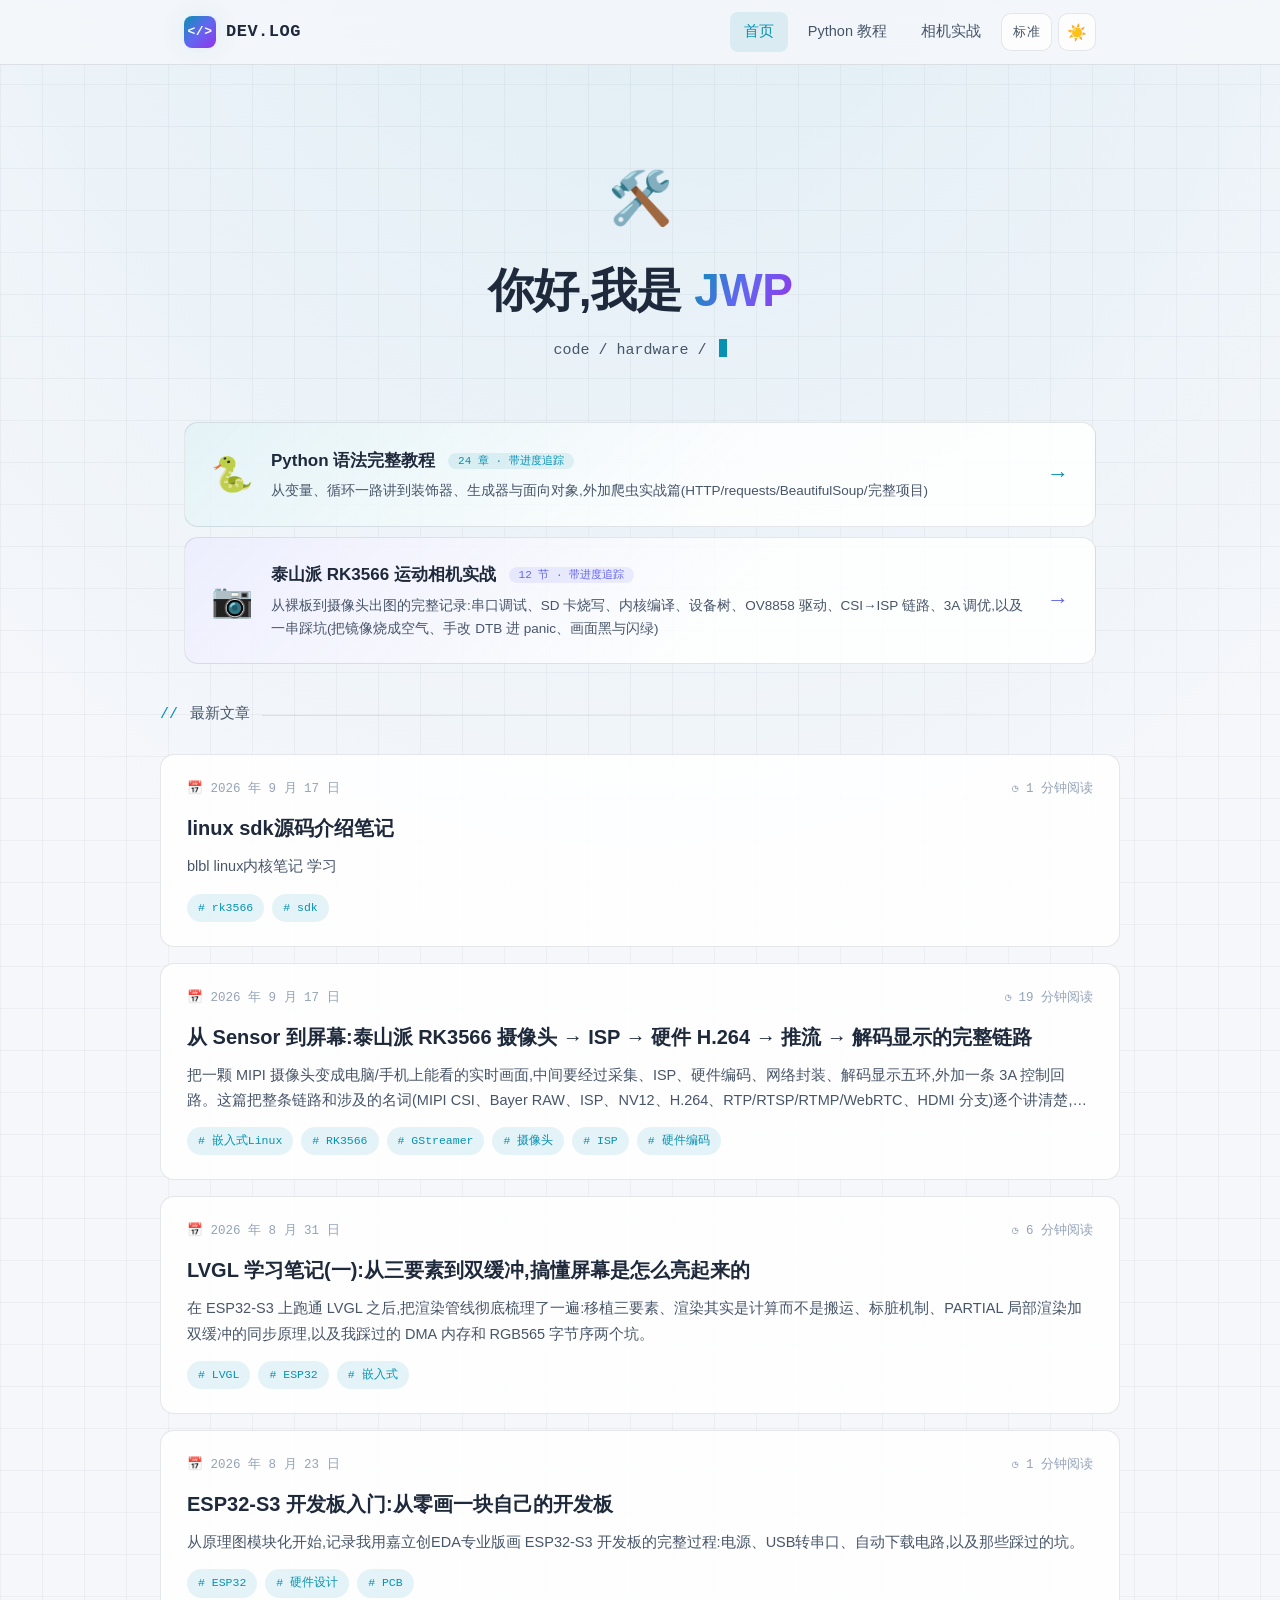
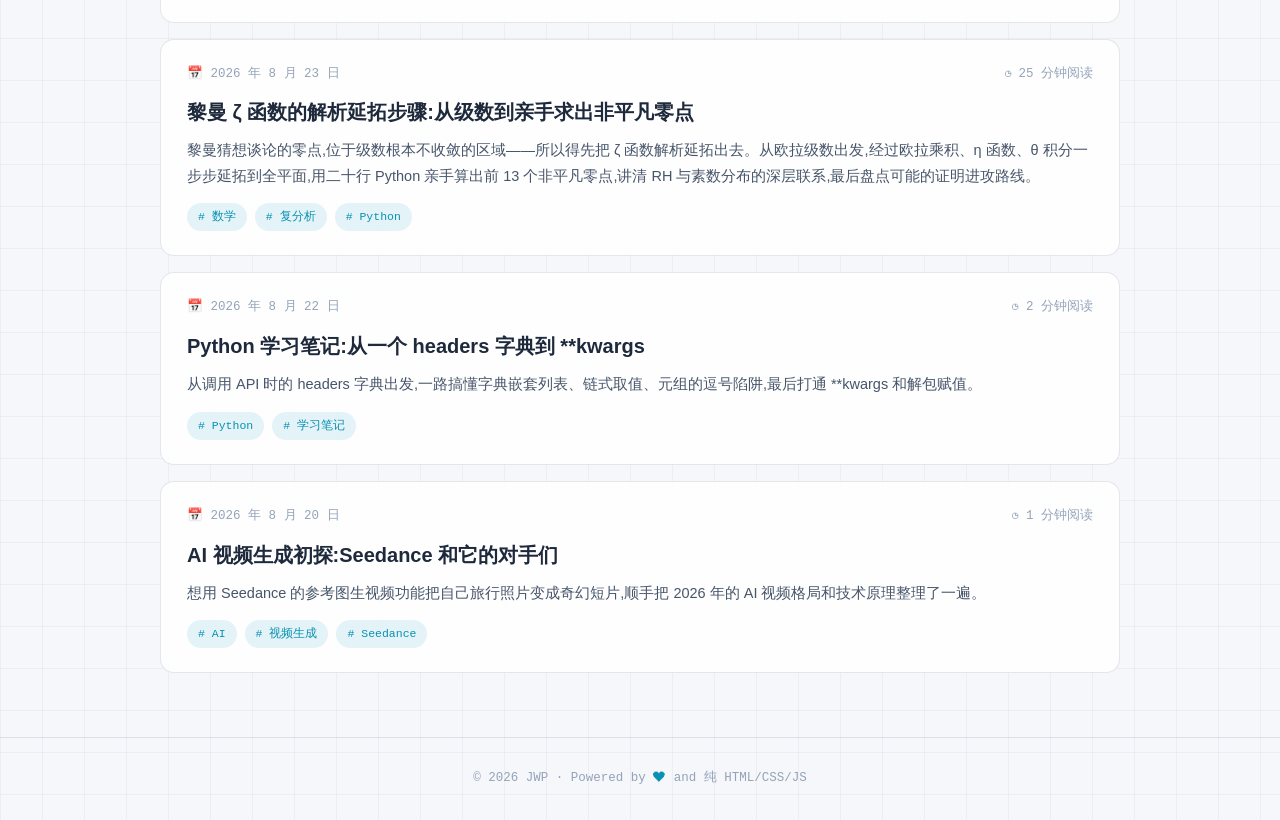
<file: index.html>
<!DOCTYPE html>
<html lang="zh-CN">
<head>
  <meta charset="UTF-8">
  <meta name="viewport" content="width=device-width, initial-scale=1.0">
  <meta name="description" content="个人博客 · 记录硬件设计与编程学习">
  <title>我的博客</title>
  <link rel="icon" href="data:image/svg+xml,<svg xmlns='http://www.w3.org/2000/svg' viewBox='0 0 100 100'><rect width='100' height='100' rx='20' fill='%2322d3ee'/><text x='50' y='68' font-size='52' text-anchor='middle' fill='%23070b14' font-family='monospace' font-weight='bold'>&lt;/&gt;</text></svg>">
  <link rel="stylesheet" href="css/style.css">
</head>
<body>

  <!-- 导航 -->
  <nav class="nav">
    <div class="container nav-inner">
      <a class="logo" href="index.html">
        <span class="logo-mark">&lt;/&gt;</span>
        <span>DEV.LOG</span>
      </a>
      <div class="nav-links">
        <a class="nav-link active" href="index.html">首页</a>
        <a class="nav-link" href="python.html">Python 教程</a>
        <a class="nav-link" href="tspi-camera.html">相机实战</a>
        <button class="width-btn" id="widthToggle" type="button" title="内容宽度">标准</button>
        <button class="theme-btn" id="themeToggle" type="button" title="切换明暗主题">🌙</button>
      </div>
    </div>
  </nav>

  <!-- Hero -->
  <header class="hero container">
    <span class="hero-emoji fade-up">🛠️</span>
    <h1 class="hero-title fade-up">
      你好,我是 <span class="grad">JWP</span>
    </h1>
    <p class="hero-sub fade-up" id="heroSub">
      <span class="typed"></span><span class="cursor"></span>
    </p>
  </header>

  <!-- Python 教程推广卡片 -->
  <div class="container" style="padding: 0 24px 10px;">
    <a class="py-promo fade-up" href="python.html">
      <span class="py-promo-icon">🐍</span>
      <div>
        <div class="py-promo-title">Python 语法完整教程 <span class="py-promo-badge">24 章 · 带进度追踪</span></div>
        <div class="py-promo-desc">从变量、循环一路讲到装饰器、生成器与面向对象,外加爬虫实战篇(HTTP/requests/BeautifulSoup/完整项目)</div>
      </div>
      <span class="py-promo-arrow">→</span>
    </a>
  </div>

  <!-- 泰山派相机实战推广卡片 -->
  <div class="container" style="padding: 0 24px 10px;">
    <a class="cam-promo fade-up" href="tspi-camera.html">
      <span class="cam-promo-icon">📷</span>
      <div>
        <div class="cam-promo-title">泰山派 RK3566 运动相机实战 <span class="cam-promo-badge">12 节 · 带进度追踪</span></div>
        <div class="cam-promo-desc">从裸板到摄像头出图的完整记录:串口调试、SD 卡烧写、内核编译、设备树、OV8858 驱动、CSI→ISP 链路、3A 调优,以及一串踩坑(把镜像烧成空气、手改 DTB 进 panic、画面黑与闪绿)</div>
      </div>
      <span class="cam-promo-arrow">→</span>
    </a>
  </div>

  <!-- 文章列表 -->
  <main class="section container">
    <div class="section-head">最新文章</div>
    <div class="post-list" id="postList"></div>
  </main>

  <!-- 页脚 -->
  <footer class="footer">
    <div class="container">
      © 2026 JWP · Powered by <span class="heart">❤</span> and 纯 HTML/CSS/JS
    </div>
  </footer>

  <script src="js/posts.js"></script>
  <script src="js/main.js"></script>
</body>
</html>
</file>
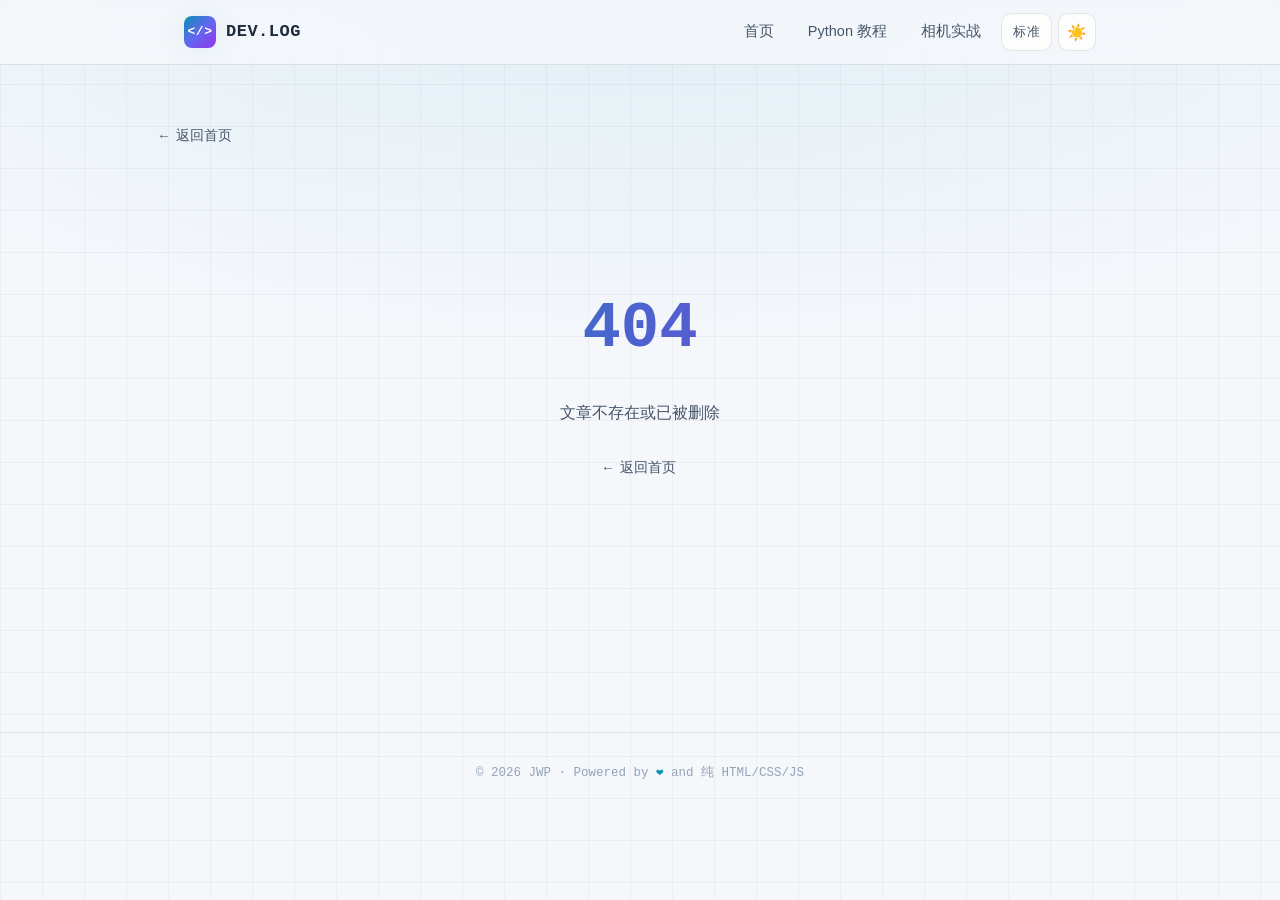
<file: post.html>
<!DOCTYPE html>
<html lang="zh-CN">
<head>
  <meta charset="UTF-8">
  <meta name="viewport" content="width=device-width, initial-scale=1.0">
  <title>文章 · 我的博客</title>
  <link rel="icon" href="data:image/svg+xml,<svg xmlns='http://www.w3.org/2000/svg' viewBox='0 0 100 100'><rect width='100' height='100' rx='20' fill='%2322d3ee'/><text x='50' y='68' font-size='52' text-anchor='middle' fill='%23070b14' font-family='monospace' font-weight='bold'>&lt;/&gt;</text></svg>">
  <link rel="stylesheet" href="css/style.css">
</head>
<body>

  <!-- 导航 -->
  <nav class="nav">
    <div class="container nav-inner">
      <a class="logo" href="index.html">
        <span class="logo-mark">&lt;/&gt;</span>
        <span>DEV.LOG</span>
      </a>
      <div class="nav-links">
        <a class="nav-link" href="index.html">首页</a>
        <a class="nav-link" href="python.html">Python 教程</a>
        <a class="nav-link" href="tspi-camera.html">相机实战</a>
        <button class="width-btn" id="widthToggle" type="button" title="内容宽度">标准</button>
        <button class="theme-btn" id="themeToggle" type="button" title="切换明暗主题">🌙</button>
      </div>
    </div>
  </nav>

  <!-- 文章 -->
  <main class="post-page container">
    <a class="back-link" href="index.html">← 返回首页</a>
    <header id="postHeader"></header>
    <article class="article" id="articleBody"></article>
    <nav class="post-nav" id="postNav"></nav>
  </main>

  <!-- 页脚 -->
  <footer class="footer">
    <div class="container">
      © 2026 JWP · Powered by <span class="heart">❤</span> and 纯 HTML/CSS/JS
    </div>
  </footer>

  <script src="js/posts.js"></script>
  <script src="js/main.js"></script>
</body>
</html>
</file>
<file: css/style.css>
/* ============================================
   个人博客 · 深色科技风
   主题系统:CSS 变量 + [data-theme] 切换
   ============================================ */

:root {
  --bg: #070b14;
  --bg-soft: #0b1120;
  --card: rgba(148, 163, 184, 0.05);
  --card-hover: rgba(148, 163, 184, 0.09);
  --border: rgba(148, 163, 184, 0.15);
  --border-strong: rgba(148, 163, 184, 0.3);
  --text: #e6edf3;
  --text-dim: #94a3b8;
  --text-faint: #64748b;
  --accent: #22d3ee;
  --accent-2: #818cf8;
  --accent-3: #c084fc;
  --accent-dim: rgba(34, 211, 238, 0.12);
  --accent-2-dim: rgba(129, 140, 248, 0.12);
  --code-bg: #0d1117;
  --shadow: 0 8px 32px rgba(0, 0, 0, 0.45);
  --glow: 0 0 24px rgba(34, 211, 238, 0.15);
  --grid-line: rgba(148, 163, 184, 0.05);
  --nav-bg: rgba(7, 11, 20, 0.82);
  --pn-1: #f472b6;
  --pn-2: #fbbf24;
  --pn-3: #4ade80;
  --mono: "JetBrains Mono", "SF Mono", "Cascadia Code", Menlo, Consolas, "Courier New", monospace;
  --sans: "Segoe UI", "PingFang SC", "Microsoft YaHei", -apple-system, sans-serif;
  /* 内容最大宽度:由 js/main.js 的 Width 模块切换 <html data-width> */
  --content-max: 960px;
}

[data-theme="light"] {
  --bg: #f5f7fb;
  --bg-soft: #ffffff;
  --card: rgba(255, 255, 255, 0.85);
  --card-hover: #ffffff;
  --border: rgba(15, 23, 42, 0.1);
  --border-strong: rgba(15, 23, 42, 0.22);
  --text: #1e293b;
  --text-dim: #475569;
  --text-faint: #94a3b8;
  --accent: #0891b2;
  --accent-2: #6366f1;
  --accent-3: #9333ea;
  --accent-dim: rgba(8, 145, 178, 0.1);
  --accent-2-dim: rgba(99, 102, 241, 0.1);
  --code-bg: #f1f5f9;
  --shadow: 0 8px 32px rgba(15, 23, 42, 0.1);
  --glow: 0 0 24px rgba(8, 145, 178, 0.1);
  --grid-line: rgba(15, 23, 42, 0.04);
  --nav-bg: rgba(245, 247, 251, 0.85);
  --pn-1: #db2777;
  --pn-2: #b45309;
  --pn-3: #15803d;
}

/* 内容宽度档位(标准 / 宽屏 / 超宽),由 js/main.js 的 Width 模块写到 <html data-width> */
[data-width="wide"] { --content-max: 1200px; }
[data-width="xwide"] { --content-max: 1440px; }

* { margin: 0; padding: 0; box-sizing: border-box; }

html { scroll-behavior: smooth; }

body {
  font-family: var(--sans);
  background: var(--bg);
  color: var(--text);
  line-height: 1.75;
  min-height: 100vh;
  transition: background 0.3s ease, color 0.3s ease;
  /* 背景网格 + 顶部辉光,纯 CSS 科技感 */
  background-image:
    radial-gradient(ellipse 80% 50% at 50% -10%, var(--accent-dim), transparent),
    linear-gradient(var(--grid-line) 1px, transparent 1px),
    linear-gradient(90deg, var(--grid-line) 1px, transparent 1px);
  background-size: 100% 100%, 42px 42px, 42px 42px;
}

a { color: var(--accent); text-decoration: none; transition: color 0.2s; }
a:hover { color: var(--accent-3); }

::selection { background: var(--accent); color: var(--bg); }

.container { max-width: var(--content-max); margin: 0 auto; padding: 0 24px; }

/* ============ 导航栏 ============ */
.nav {
  position: sticky;
  top: 0;
  z-index: 100;
  backdrop-filter: blur(14px);
  -webkit-backdrop-filter: blur(14px);
  background: var(--nav-bg);
  border-bottom: 1px solid var(--border);
}

.nav-inner {
  display: flex;
  align-items: center;
  justify-content: space-between;
  height: 64px;
}

.logo {
  display: flex;
  align-items: center;
  gap: 10px;
  font-family: var(--mono);
  font-weight: 700;
  font-size: 17px;
  color: var(--text);
  letter-spacing: 0.5px;
}

.logo-mark {
  width: 32px;
  height: 32px;
  display: grid;
  place-items: center;
  border-radius: 8px;
  background: linear-gradient(135deg, var(--accent), var(--accent-2), var(--accent-3));
  color: #fff;
  font-size: 13px;
  font-weight: 800;
  box-shadow: var(--glow);
}

.nav-links { display: flex; align-items: center; gap: 6px; }

.nav-link {
  padding: 7px 14px;
  border-radius: 8px;
  color: var(--text-dim);
  font-size: 14.5px;
  transition: all 0.2s;
}

.nav-link:hover { color: var(--text); background: var(--card); }
.nav-link.active { color: var(--accent); background: var(--accent-dim); }

/* 主题切换按钮 */
.theme-btn {
  width: 38px;
  height: 38px;
  display: grid;
  place-items: center;
  border: 1px solid var(--border);
  border-radius: 10px;
  background: var(--card);
  color: var(--text-dim);
  cursor: pointer;
  transition: all 0.25s;
  font-size: 16px;
}

.theme-btn:hover {
  border-color: var(--accent);
  color: var(--accent);
  box-shadow: var(--glow);
  transform: rotate(15deg);
}

/* 内容宽度切换按钮 */
.width-btn {
  height: 38px;
  padding: 0 11px;
  display: grid;
  place-items: center;
  border: 1px solid var(--border);
  border-radius: 10px;
  background: var(--card);
  color: var(--text-dim);
  cursor: pointer;
  transition: all 0.25s;
  font-family: var(--mono);
  font-size: 12.5px;
  letter-spacing: 0.5px;
  white-space: nowrap;
}

.width-btn:hover {
  border-color: var(--accent);
  color: var(--accent);
  box-shadow: var(--glow);
}

/* ============ 首页 Hero ============ */
.hero { padding: 88px 0 56px; text-align: center; }

.hero-emoji { font-size: 52px; display: block; margin-bottom: 18px; }

.hero-title {
  font-size: clamp(30px, 6vw, 46px);
  font-weight: 800;
  letter-spacing: -0.5px;
  line-height: 1.25;
}

.hero-title .grad {
  background: linear-gradient(120deg, var(--accent), var(--accent-2), var(--accent-3));
  -webkit-background-clip: text;
  background-clip: text;
  -webkit-text-fill-color: transparent;
}

.hero-sub {
  margin-top: 18px;
  font-family: var(--mono);
  font-size: 15px;
  color: var(--text-dim);
  min-height: 28px;
}

.hero-sub .cursor {
  display: inline-block;
  width: 8px;
  height: 18px;
  margin-left: 3px;
  vertical-align: -3px;
  background: var(--accent);
  animation: blink 0.9s step-end infinite;
}

@keyframes blink { 50% { opacity: 0; } }

/* ============ 分区标题 ============ */
.section { padding: 28px 0 64px; }

.section-head {
  display: flex;
  align-items: center;
  gap: 12px;
  margin-bottom: 26px;
  font-family: var(--mono);
  font-size: 15px;
  color: var(--text-dim);
}

.section-head::before { content: "//"; color: var(--accent); }
.section-head::after {
  content: "";
  flex: 1;
  height: 1px;
  background: linear-gradient(90deg, var(--border), transparent);
}

/* ============ 文章卡片 ============ */
.post-list { display: flex; flex-direction: column; gap: 16px; }

.post-card {
  display: block;
  padding: 24px 26px;
  border: 1px solid var(--border);
  border-radius: 14px;
  background: var(--card);
  color: var(--text);
  transition: all 0.25s ease;
  position: relative;
  overflow: hidden;
}

.post-card::before {
  content: "";
  position: absolute;
  left: 0;
  top: 0;
  bottom: 0;
  width: 3px;
  background: linear-gradient(180deg, var(--accent), var(--accent-3));
  opacity: 0;
  transition: opacity 0.25s;
}

.post-card:hover {
  background: var(--card-hover);
  border-color: var(--border-strong);
  transform: translateY(-3px);
  box-shadow: var(--shadow), var(--glow);
}

.post-card:hover::before { opacity: 1; }

.post-meta {
  display: flex;
  align-items: center;
  gap: 14px;
  font-family: var(--mono);
  font-size: 12.5px;
  color: var(--text-faint);
  margin-bottom: 10px;
}

.post-title {
  font-size: 20px;
  font-weight: 700;
  margin-bottom: 8px;
  transition: color 0.2s;
}

.post-card:hover .post-title { color: var(--accent); }

.post-summary {
  font-size: 14.5px;
  color: var(--text-dim);
  display: -webkit-box;
  -webkit-line-clamp: 2;
  -webkit-box-orient: vertical;
  overflow: hidden;
}

.post-tags { display: flex; gap: 8px; margin-top: 14px; flex-wrap: wrap; }

.tag {
  font-family: var(--mono);
  font-size: 11.5px;
  padding: 3px 10px;
  border-radius: 999px;
  color: var(--accent);
  background: var(--accent-dim);
  border: 1px solid transparent;
}

.read-time { margin-left: auto; }
.read-time::before { content: "◷ "; }

/* ============ 文章页 ============ */
.post-page { padding: 56px 0 72px; }

.back-link {
  display: inline-flex;
  align-items: center;
  gap: 6px;
  font-family: var(--mono);
  font-size: 13.5px;
  color: var(--text-dim);
  margin-bottom: 34px;
}

.back-link:hover { color: var(--accent); }

.post-header { margin-bottom: 40px; padding-bottom: 28px; border-bottom: 1px solid var(--border); }

.post-page-title {
  font-size: clamp(24px, 4.5vw, 34px);
  font-weight: 800;
  line-height: 1.35;
  margin-bottom: 16px;
}

.article {
  font-size: 16.5px;
  color: var(--text);
  word-wrap: break-word;
}

.article h2 {
  font-size: 23px;
  margin: 44px 0 16px;
  padding-left: 14px;
  border-left: 4px solid var(--accent);
}

.article h3 { font-size: 18.5px; margin: 32px 0 12px; color: var(--text); }

.article p { margin: 14px 0; color: var(--text-dim); }

.article strong { color: var(--text); }

.article ul, .article ol { margin: 14px 0 14px 24px; color: var(--text-dim); }
.article li { margin: 6px 0; }
.article li::marker { color: var(--accent); }

.article blockquote {
  margin: 20px 0;
  padding: 14px 20px;
  border-left: 4px solid var(--accent-2);
  background: var(--card);
  border-radius: 0 10px 10px 0;
  color: var(--text-dim);
}

.article blockquote p { margin: 4px 0; }

.article img { max-width: 100%; border-radius: 12px; margin: 10px 0; }

/* 表格(外层可横向滚动,窄屏不撑爆页面) */
.table-wrap { overflow-x: auto; margin: 22px 0; }

.article table {
  width: 100%;
  border-collapse: collapse;
  font-size: 15px;
  overflow: hidden;
  border-radius: 10px;
  border: 1px solid var(--border);
}

.article th {
  font-family: var(--mono);
  font-size: 13.5px;
  text-align: left;
  padding: 10px 16px;
  background: var(--accent-dim);
  color: var(--accent);
  border-bottom: 1px solid var(--border);
}

.article td {
  padding: 10px 16px;
  color: var(--text-dim);
  border-bottom: 1px solid var(--border);
}

.article tr:last-child td { border-bottom: none; }
.article tr:hover td { background: var(--card); }

.article hr { border: none; height: 1px; background: var(--border); margin: 36px 0; }

/* 行内代码 */
.article code.inline {
  font-family: var(--mono);
  font-size: 0.88em;
  padding: 2px 7px;
  border-radius: 6px;
  background: var(--accent-dim);
  color: var(--accent);
  border: 1px solid var(--border);
}

/* 代码块 */
.code-block {
  margin: 22px 0;
  border: 1px solid var(--border);
  border-radius: 12px;
  overflow: hidden;
  background: var(--code-bg);
}

.code-head {
  display: flex;
  align-items: center;
  justify-content: space-between;
  padding: 8px 16px;
  border-bottom: 1px solid var(--border);
  background: rgba(148, 163, 184, 0.06);
  font-family: var(--mono);
  font-size: 12px;
  color: var(--text-faint);
}

.copy-btn {
  border: 1px solid var(--border);
  background: transparent;
  color: var(--text-faint);
  font-family: var(--mono);
  font-size: 11.5px;
  padding: 3px 12px;
  border-radius: 6px;
  cursor: pointer;
  transition: all 0.2s;
}

.copy-btn:hover { color: var(--accent); border-color: var(--accent); }
.copy-btn.copied { color: #34d399; border-color: #34d399; }

.code-block pre {
  padding: 20px 22px;
  overflow-x: auto;
  font-family: var(--mono);
  font-size: 15.5px;
  line-height: 1.8;
  letter-spacing: 0.2px;
  color: var(--text);
}

/* 彩虹括号: 按嵌套深度循环着色 */
.code-block code .pn-1 { color: var(--pn-1); }
.code-block code .pn-2 { color: var(--pn-2); }
.code-block code .pn-3 { color: var(--pn-3); }

/* 上下篇导航 */
.post-nav {
  display: grid;
  grid-template-columns: 1fr 1fr;
  gap: 14px;
  margin-top: 56px;
}

.post-nav-card {
  padding: 18px 20px;
  border: 1px solid var(--border);
  border-radius: 12px;
  background: var(--card);
  color: var(--text);
  transition: all 0.2s;
}

.post-nav-card:hover { border-color: var(--accent); box-shadow: var(--glow); }
.post-nav-card.next { text-align: right; }
.post-nav-label {
  font-family: var(--mono);
  font-size: 12px;
  color: var(--text-faint);
  display: block;
  margin-bottom: 6px;
}
.post-nav-title { font-size: 15px; font-weight: 600; }

/* 未找到 */
.not-found { text-align: center; padding: 90px 0; }
.not-found h1 {
  font-family: var(--mono);
  font-size: 64px;
  background: linear-gradient(120deg, var(--accent), var(--accent-3));
  -webkit-background-clip: text;
  background-clip: text;
  -webkit-text-fill-color: transparent;
}
.not-found p { color: var(--text-dim); margin: 14px 0 26px; }

/* ============ 页脚 ============ */
.footer {
  border-top: 1px solid var(--border);
  padding: 30px 0;
  text-align: center;
  font-family: var(--mono);
  font-size: 12.5px;
  color: var(--text-faint);
}

.footer .heart { color: var(--accent); }

/* ============ 响应式 ============ */
@media (max-width: 720px) {
  .hero { padding: 56px 0 40px; }
  .hero-emoji { font-size: 42px; }
  .post-card { padding: 20px; }
  .post-title { font-size: 18px; }
  .post-nav { grid-template-columns: 1fr; }
  .post-nav-card.next { text-align: left; }
  .article { font-size: 15px; }
  .nav-link { padding: 7px 10px; font-size: 14px; }
  /* 窄屏:导航允许换行,避免链接 + 主题 + 宽度按钮挤到横向溢出 */
  .nav-inner { flex-wrap: wrap; height: auto; min-height: 64px; padding: 10px 0; row-gap: 8px; }
  .nav-links { flex-wrap: wrap; justify-content: flex-end; }
  .width-btn { height: 34px; padding: 0 9px; font-size: 12px; }
}

/* ============================================
   Python 教程页
   ============================================ */
.py-layout {
  display: grid;
  grid-template-columns: 268px minmax(0, 1fr);
  gap: 36px;
  padding-top: 36px;
  padding-bottom: 72px;
  align-items: start;
}

/* grid 项默认 min-width:auto 会被内容撑爆,必须显式归零 */
.py-layout > * { min-width: 0; }

.toc-wrap { position: sticky; top: 88px; width: 100%; max-height: calc(100vh - 110px); }

.toc-box {
  border: 1px solid var(--border);
  border-radius: 14px;
  background: var(--card);
  overflow-y: auto;
  scrollbar-width: thin;
}

.toc-summary {
  padding: 14px 18px;
  font-family: var(--mono);
  font-size: 14px;
  color: var(--text);
  cursor: pointer;
  user-select: none;
  border-bottom: 1px solid var(--border);
  position: sticky;
  top: 0;
  background: var(--bg-soft);
  z-index: 2;
}

.toc-summary::-webkit-details-marker { display: none; }
.toc-summary::after { content: "▾"; float: right; color: var(--text-faint); }
.toc-box:not([open]) .toc-summary::after { content: "▸"; }

.progress-wrap { padding: 14px 18px 6px; }

.progress-track {
  height: 6px;
  border-radius: 999px;
  background: var(--border);
  overflow: hidden;
}

.progress-fill {
  height: 100%;
  width: 0;
  border-radius: 999px;
  background: linear-gradient(90deg, var(--accent), var(--accent-2));
  transition: width 0.4s ease;
}

.progress-text {
  margin-top: 8px;
  font-family: var(--mono);
  font-size: 11.5px;
  color: var(--text-faint);
}

.toc-nav { display: flex; flex-direction: column; padding: 8px; }

.toc-item {
  display: flex;
  align-items: center;
  gap: 10px;
  padding: 8px 12px;
  border-radius: 8px;
  font-size: 13.5px;
  color: var(--text-dim);
  transition: all 0.15s;
}

.toc-item:hover { color: var(--text); background: var(--card-hover); }

.toc-item.active {
  color: var(--accent);
  background: var(--accent-dim);
}

.toc-check {
  width: 15px;
  height: 15px;
  flex: none;
  border: 1.5px solid var(--border-strong);
  border-radius: 4px;
  display: grid;
  place-items: center;
  font-size: 10px;
  transition: all 0.2s;
}

.toc-item.done .toc-check {
  background: var(--accent);
  border-color: var(--accent);
  color: var(--bg);
}
.toc-item.done .toc-check::before { content: "✓"; }
.toc-item.done .toc-label { color: var(--text-faint); text-decoration: line-through; }

/* 章节 */
.chapter {
  padding: 34px 34px 30px;
  margin-bottom: 30px;
  border: 1px solid var(--border);
  border-radius: 16px;
  background: var(--card);
  scroll-margin-top: 88px;
}

.ch-title {
  font-size: 24px;
  font-weight: 800;
  margin-bottom: 22px;
  padding-bottom: 16px;
  border-bottom: 1px solid var(--border);
  background: linear-gradient(120deg, var(--accent), var(--accent-2));
  -webkit-background-clip: text;
  background-clip: text;
  -webkit-text-fill-color: transparent;
  display: inline-block;
}

.ch-toggle {
  display: block;
  width: 100%;
  margin-top: 26px;
  padding: 12px;
  border: 1px dashed var(--border-strong);
  border-radius: 10px;
  background: transparent;
  color: var(--text-dim);
  font-family: var(--mono);
  font-size: 13.5px;
  cursor: pointer;
  transition: all 0.2s;
}

.ch-toggle:hover { border-color: var(--accent); color: var(--accent); }

.ch-toggle.learned {
  border-style: solid;
  border-color: #34d399;
  color: #34d399;
  background: rgba(52, 211, 153, 0.07);
}

/* 教程页响应式:目录折叠到顶部 */
@media (max-width: 960px) {
  .py-layout { grid-template-columns: minmax(0, 1fr); gap: 20px; padding-top: 20px; }
  .toc-wrap { position: static; max-height: none; }
  .toc-box { max-width: 100%; }
  .toc-nav { max-height: 300px; overflow-y: auto; }
  .toc-label { word-break: break-all; }
  .chapter { padding: 24px 20px; }
}

/* 首页推广卡片(教程 / 相机实战共用版式) */
.py-promo,
.cam-promo {
  display: flex;
  align-items: center;
  gap: 18px;
  padding: 22px 26px;
  border: 1px solid var(--border);
  border-radius: 14px;
  background: linear-gradient(135deg, var(--accent-dim), transparent 60%), var(--card);
  color: var(--text);
  transition: all 0.25s;
}

.py-promo:hover,
.cam-promo:hover {
  border-color: var(--accent);
  transform: translateY(-3px);
  box-shadow: var(--shadow), var(--glow);
  color: var(--text);
}

.py-promo-icon,
.cam-promo-icon { font-size: 34px; flex: none; }

.py-promo-title,
.cam-promo-title { font-size: 17px; font-weight: 700; margin-bottom: 4px; }

.py-promo-badge,
.cam-promo-badge {
  font-family: var(--mono);
  font-size: 11px;
  font-weight: 400;
  color: var(--accent);
  background: var(--accent-dim);
  padding: 2px 10px;
  border-radius: 999px;
  margin-left: 8px;
  vertical-align: 2px;
}

.py-promo-desc,
.cam-promo-desc { font-size: 13.5px; color: var(--text-dim); }

.py-promo-arrow,
.cam-promo-arrow {
  margin-left: auto;
  font-size: 22px;
  color: var(--accent);
  flex: none;
  transition: transform 0.25s;
}

.py-promo:hover .py-promo-arrow,
.cam-promo:hover .cam-promo-arrow { transform: translateX(6px); }

/* 相机实战卡片:换成靛紫强调色,与教程卡片区分 */
.cam-promo {
  background: linear-gradient(135deg, var(--accent-2-dim), transparent 60%), var(--card);
}

.cam-promo:hover { border-color: var(--accent-2); }
.cam-promo-badge { color: var(--accent-2); background: var(--accent-2-dim); }
.cam-promo-arrow { color: var(--accent-2); }

@media (max-width: 720px) {
  .py-promo,
  .cam-promo { flex-direction: column; align-items: flex-start; gap: 10px; }
  .py-promo-arrow,
  .cam-promo-arrow { display: none; }
}



/* 滚动条美化 */
::-webkit-scrollbar { width: 10px; height: 10px; }
::-webkit-scrollbar-track { background: var(--bg); }
::-webkit-scrollbar-thumb {
  background: var(--border-strong);
  border-radius: 6px;
  border: 2px solid var(--bg);
}
::-webkit-scrollbar-thumb:hover { background: var(--accent); }

/* 进场动画 */
@keyframes fadeUp {
  from { opacity: 0; transform: translateY(16px); }
  to { opacity: 1; transform: translateY(0); }
}

.fade-up { animation: fadeUp 0.55s ease both; }
.fade-up:nth-child(2) { animation-delay: 0.08s; }
.fade-up:nth-child(3) { animation-delay: 0.16s; }
.fade-up:nth-child(4) { animation-delay: 0.24s; }

@media (prefers-reduced-motion: reduce) {
  *, *::before, *::after { animation: none !important; transition: none !important; }
}
</file>
